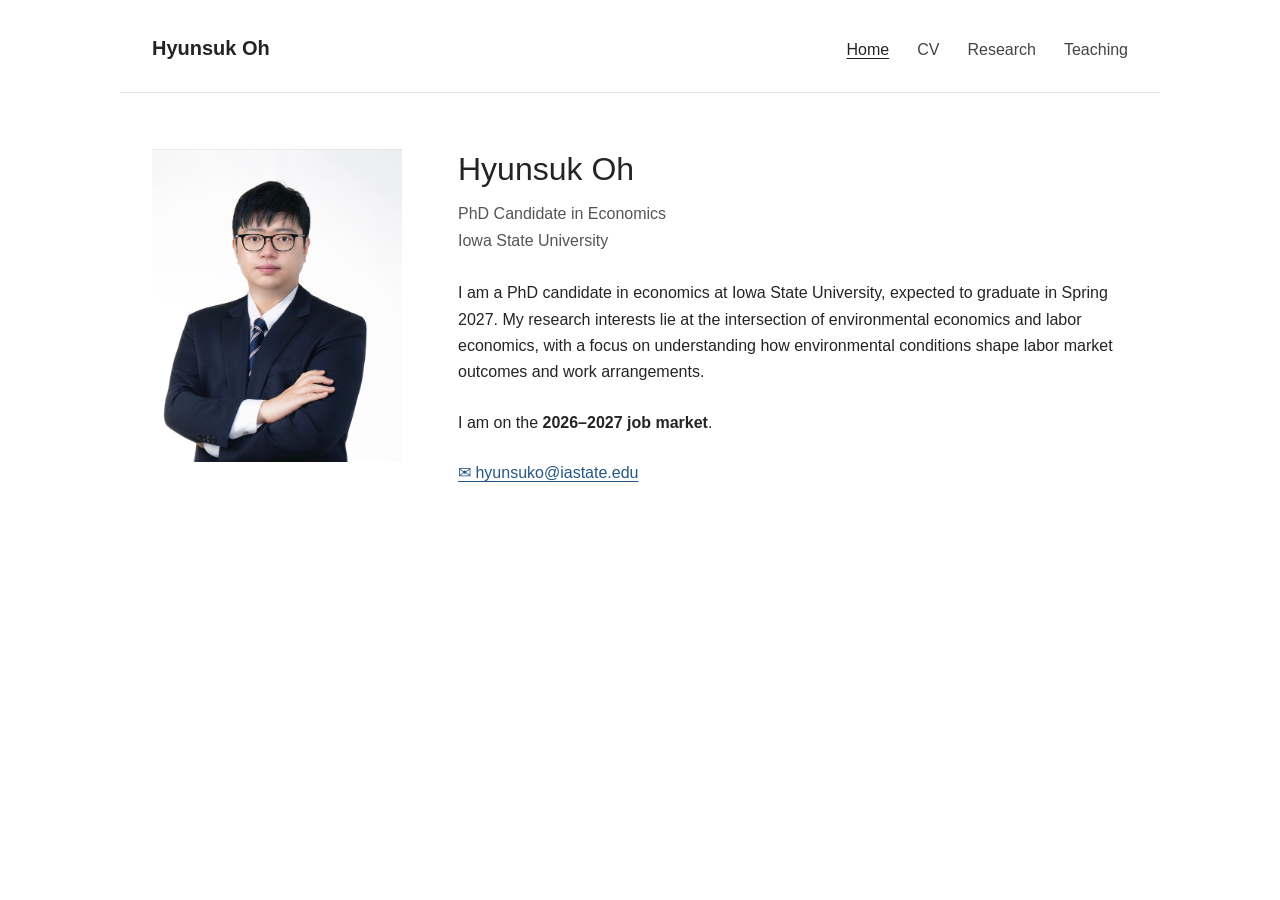
<file: index.html>
<!doctype html>
<html lang="en">
<head>
<meta charset="utf-8">
<meta name="viewport" content="width=device-width, initial-scale=1">
<meta name="google-site-verification" content="wM70E6PgSvPGiOSDQzDjJWPFnBmz83uqpcSD-XoLwdY">
<meta name="description" content="Hyunsuk Oh, PhD Candidate in Economics at Iowa State University. Environmental economics and labor economics. 2026–2027 job market.">
<title>Home | Hyunsuk Oh</title>
<link rel="stylesheet" href="styles.css">
</head>
<body>
<a class="skip-link" href="#main">Skip to content</a>
<header class="site-header"><a class="site-name" href="index.html">Hyunsuk Oh</a><nav aria-label="Main navigation"><a href="index.html" aria-current="page">Home</a><a href="cv.html">CV</a><a href="research.html">Research</a><a href="teaching.html">Teaching</a></nav></header>
<main id="main" class="home"><img class="portrait" src="assets/hyunsuk-oh-cropped.jpeg" width="1320" height="1650" alt="Hyunsuk Oh">
<div><h1>Hyunsuk Oh</h1><p class="subtitle">PhD Candidate in Economics<br>Iowa State University</p>
<p class="bio">I am a PhD candidate in economics at Iowa State University, expected to graduate in Spring 2027.
        My research interests lie at the intersection of <strong>environmental economics</strong> and <strong>labor economics</strong>,
        with a focus on understanding how environmental conditions shape labor market outcomes and work arrangements.</p>
<p class="market">I am on the <strong>2026–2027 job market</strong>.</p>
<div class="contact"><p><a href="mailto:hyunsuko@iastate.edu"><span aria-hidden="true">✉</span> hyunsuko@iastate.edu</a></p></div></div></main>
</body>
</html>
</file>
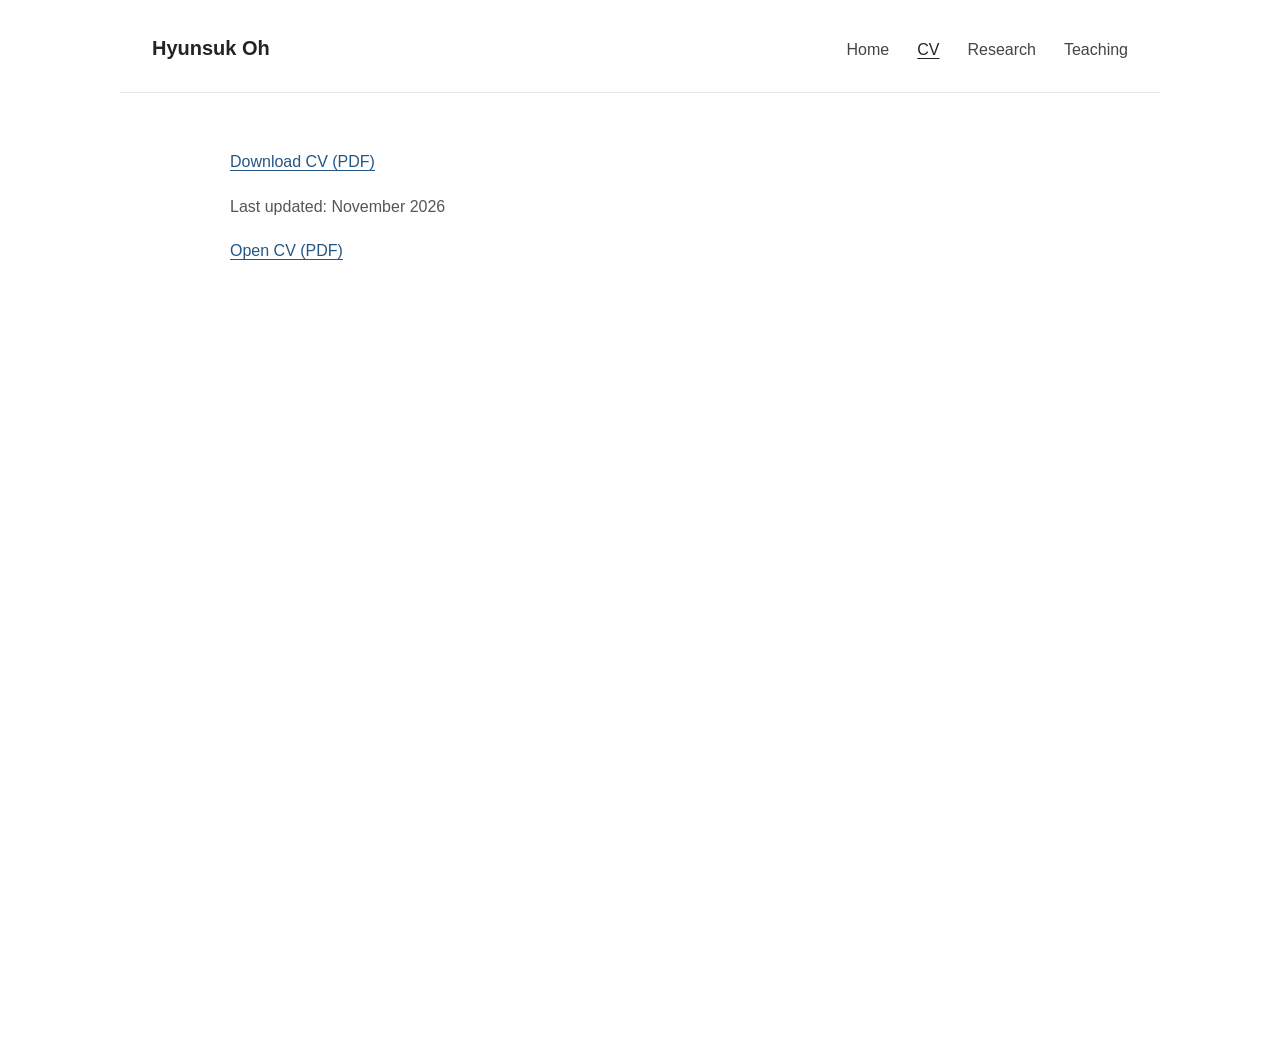
<file: cv.html>
<!doctype html>
<html lang="en">
<head>
<meta charset="utf-8">
<meta name="viewport" content="width=device-width, initial-scale=1">
<meta name="google-site-verification" content="wM70E6PgSvPGiOSDQzDjJWPFnBmz83uqpcSD-XoLwdY">
<meta name="description" content="Hyunsuk Oh, PhD Candidate in Economics at Iowa State University. Environmental economics and labor economics. 2026–2027 job market.">
<title>CV | Hyunsuk Oh</title>
<link rel="stylesheet" href="styles.css">
</head>
<body>
<a class="skip-link" href="#main">Skip to content</a>
<header class="site-header"><a class="site-name" href="index.html">Hyunsuk Oh</a><nav aria-label="Main navigation"><a href="index.html">Home</a><a href="cv.html" aria-current="page">CV</a><a href="research.html">Research</a><a href="teaching.html">Teaching</a></nav></header>
<main id="main" class=""><div class="document"><p><a href="cv.pdf" download>Download CV (PDF)</a></p><p class="updated">Last updated: November 2026</p><object class="cv-preview" data="cv.pdf" type="application/pdf" aria-label="Hyunsuk Oh — Curriculum Vitae"><p><a href="cv.pdf">Open CV (PDF)</a></p></object></div></main>
</body>
</html>
</file>
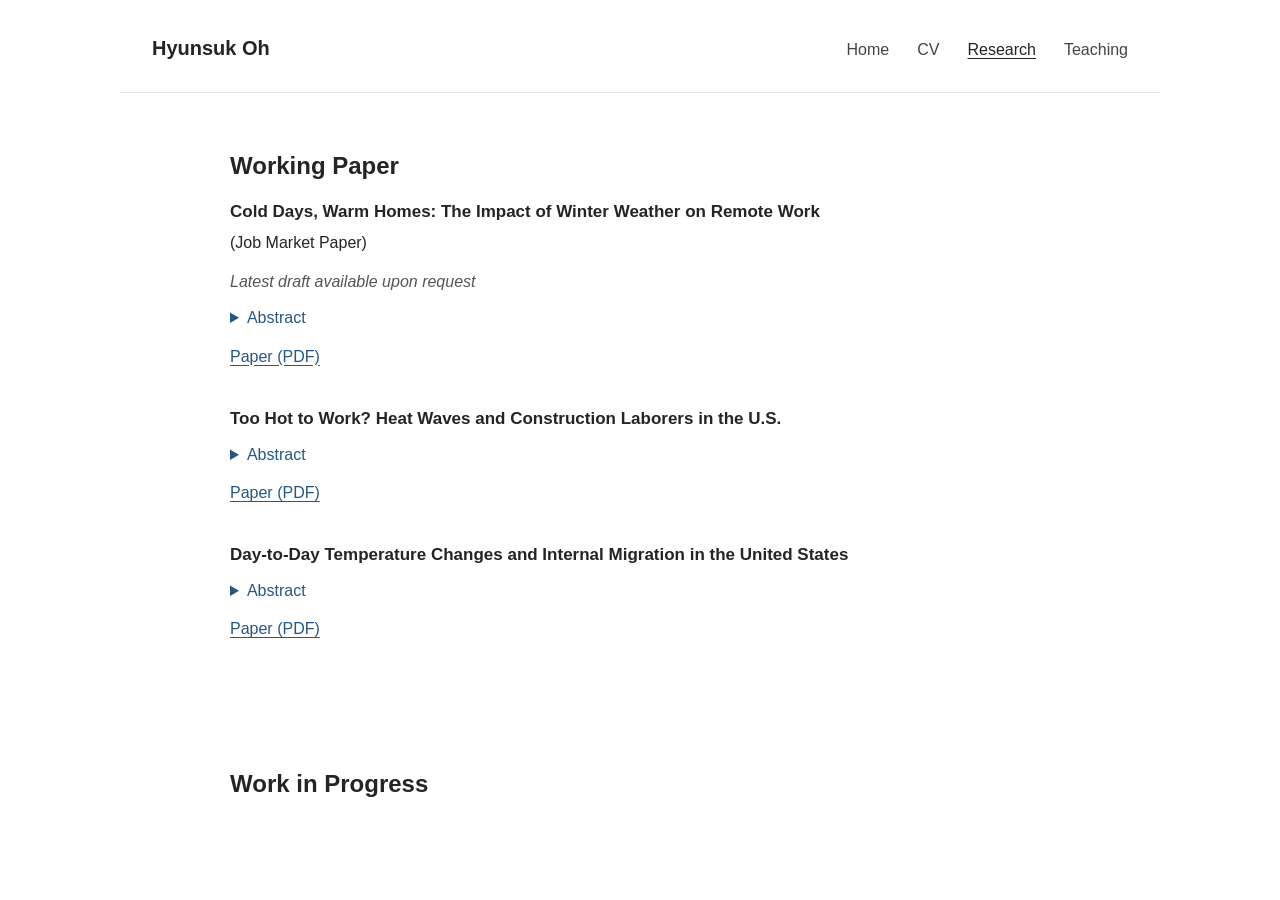
<file: research.html>
<!doctype html>
<html lang="en">
<head>
<meta charset="utf-8">
<meta name="viewport" content="width=device-width, initial-scale=1">
<meta name="google-site-verification" content="wM70E6PgSvPGiOSDQzDjJWPFnBmz83uqpcSD-XoLwdY">
<meta name="description" content="Hyunsuk Oh, PhD Candidate in Economics at Iowa State University. Environmental economics and labor economics. 2026–2027 job market.">
<title>Research | Hyunsuk Oh</title>
<link rel="stylesheet" href="styles.css">
</head>
<body>
<a class="skip-link" href="#main">Skip to content</a>
<header class="site-header"><a class="site-name" href="index.html">Hyunsuk Oh</a><nav aria-label="Main navigation"><a href="index.html">Home</a><a href="cv.html">CV</a><a href="research.html" aria-current="page">Research</a><a href="teaching.html">Teaching</a></nav></header>
<main id="main" class=""><div class="document research-document"><section aria-labelledby="working-paper"><h2 id="working-paper">Working Paper</h2><div class="paper">
      
      <h3 class="paper-title">Cold Days, Warm Homes: The Impact of Winter Weather on Remote Work</h3>
      <p class="jmp-note">(Job Market Paper)</p>
      <p class="paper-meta">Latest draft available upon request</p>
      <div class="paper-abstract">
        <details>
          <summary>Abstract</summary>
          <p class="abstract-text">
This paper examines how winter weather affects remote work across U.S. metropolitan areas. Combining individual-level telework data from the Current Population Survey with daily weather records from the National Oceanic and Atmospheric Administration, I estimate two-way fixed effects models and a dose-response extension of a staggered difference-in-differences design to identify the effects of winter weather on working hours and their allocation across work locations. Telework hours rise with snowfall, with the largest estimated increase in heavy-snow weeks. The effect is concentrated in telework-feasible occupations: while snowfall reduces on-site work, telework offsets roughly two-thirds of the lost on-site hours in the most telework-feasible occupations but essentially none in occupations with little scope for remote work, where lost on-site hours become lost working time. The dose-response estimates corroborate this occupational pattern over the first two months of the snow season. These findings suggest that remote work serves as a spatial margin of adaptation to weather shocks, but one whose benefits are unevenly distributed across the workforce.          </p>
        </details>
      </div>
      <div class="paper-links">
        <a href="jmp.pdf">Paper (PDF)</a>
        
      </div>
    </div>

    
    <div class="paper">
<h3 class="paper-title">Too Hot to Work? Heat Waves and Construction Laborers in the U.S.</h3>
<div class="paper-abstract"><details><summary>Abstract</summary><p class="abstract-text">This study investigates the impact of heat waves on the working hours of construction laborers in U.S. metropolitan statistical areas (MSAs). Utilizing daily temperature data and working hours data, the research explores how extreme heat affects labor output in short-term heat shocks, contrasting with prior studies that often focus on long-term climate adaptation. Using a two-way fixed effects model, this paper investigates the impact of increasing heat waves on construction laborers, accounting for both individual and temporal heterogeneity. The results suggest that in samples restricted to weeks with low precipitation, an additional day per week with temperatures exceeding 90°F reduces working hours by about 0.22 hours, and the occurrence of heat waves at least once a week decreases working hours by about 0.75 hours. Despite the statistical significance of some results, implications must be drawn carefully as the magnitudes are not large.</p></details></div>
<div class="paper-links"><a href="heat-waves.pdf">Paper (PDF)</a></div>
</div>
<div class="paper">
<h3 class="paper-title">Day-to-Day Temperature Changes and Internal Migration in the United States</h3>
<div class="paper-abstract"><details><summary>Abstract</summary><p class="abstract-text">Research on climate as a local amenity has focused on the level and dispersion of temperatures, but the order in which daily temperatures arrive may also affect where people choose to live. This paper asks whether consecutive-day anomaly changes in temperature anomalies, holding their dispersion fixed, are associated with county-level internal migration in the United States. I measure the mean absolute change between consecutive daily anomalies, so that the remaining variation concentrates on how quickly anomalies reverse. Linking NOAA GHCN-Daily station records to IRS migration flows for 859 counties over eight filing-year pairs from 2011 to 2019, I relate migration to the three-year average of absolute day-to-day anomaly changes, controlling for within-month dispersion, the distribution of daily temperatures, precipitation, and seasonal amplitude, and including county and state-by-year fixed effects. A 1°C increase in consecutive-day anomaly changes is associated with a 0.39 percentage point rise in the out-migration rate, though the 95% confidence interval includes zero. The results show that the temporal ordering of temperatures can be distinguished empirically from dispersion, while evidence of a stable migration response remains limited.</p></details></div>
<div class="paper-links"><a href="temperature-migration.pdf">Paper (PDF)</a></div>
</div></section><section aria-labelledby="work-in-progress"><h2 id="work-in-progress">Work in Progress</h2></section></div></main>
</body>
</html>
</file>
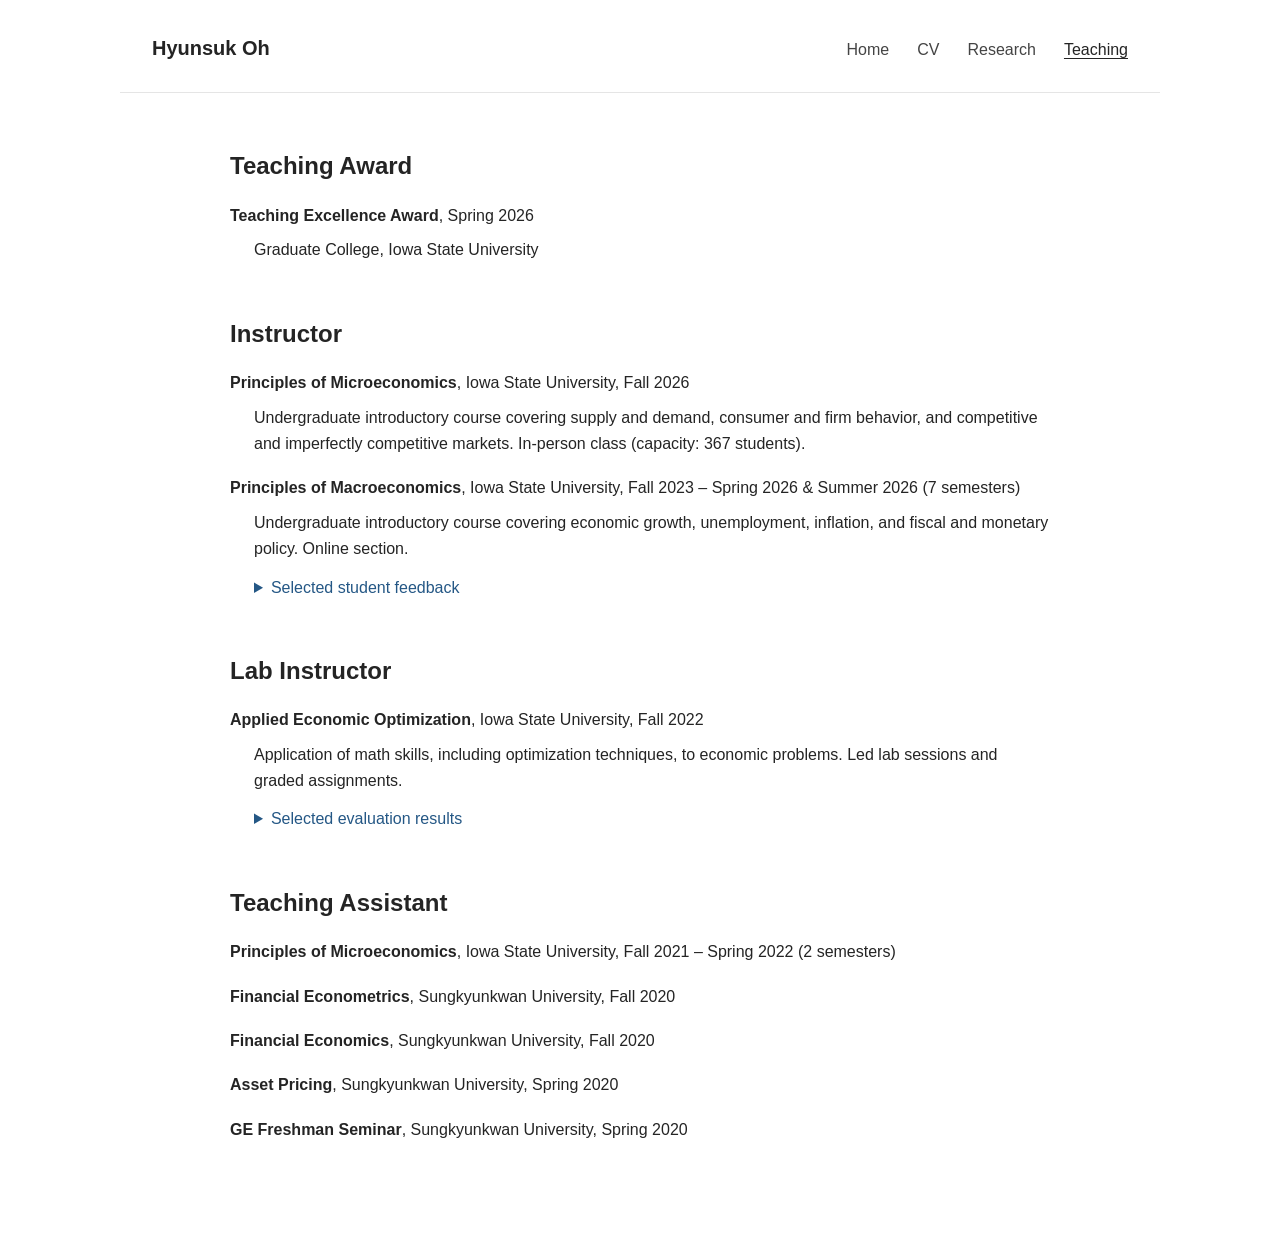
<file: teaching.html>
<!doctype html>
<html lang="en">
<head>
<meta charset="utf-8">
<meta name="viewport" content="width=device-width, initial-scale=1">
<meta name="google-site-verification" content="wM70E6PgSvPGiOSDQzDjJWPFnBmz83uqpcSD-XoLwdY">
<meta name="description" content="Hyunsuk Oh, PhD Candidate in Economics at Iowa State University. Environmental economics and labor economics. 2026–2027 job market.">
<title>Teaching | Hyunsuk Oh</title>
<link rel="stylesheet" href="styles.css">
</head>
<body>
<a class="skip-link" href="#main">Skip to content</a>
<header class="site-header"><a class="site-name" href="index.html">Hyunsuk Oh</a><nav aria-label="Main navigation"><a href="index.html">Home</a><a href="cv.html">CV</a><a href="research.html">Research</a><a href="teaching.html" aria-current="page">Teaching</a></nav></header>
<main id="main" class=""><div class="document teaching-document">
<section aria-labelledby="teaching-award">
<h2 id="teaching-award">Teaching Award</h2>
<div class="teaching-entry">
<p><strong>Teaching Excellence Award</strong>, Spring 2026</p>
<p class="teaching-detail">Graduate College, Iowa State University</p>
</div>
</section>
<section aria-labelledby="instructor">
<h2 id="instructor">Instructor</h2>
<div class="teaching-entry">
<p><strong>Principles of Microeconomics</strong>, Iowa State University, Fall 2026</p>
<p class="teaching-detail">Undergraduate introductory course covering supply and demand, consumer and firm behavior, and competitive and imperfectly competitive markets. In-person class (capacity: 367 students).</p>
</div>
<div class="teaching-entry">
<p><strong>Principles of Macroeconomics</strong>, Iowa State University, Fall 2023 – Spring 2026 &amp; Summer 2026 (7 semesters)</p>
<p class="teaching-detail">Undergraduate introductory course covering economic growth, unemployment, inflation, and fiscal and monetary policy. Online section.</p>
<details class="teaching-feedback">
<summary>Selected student feedback</summary>
<div class="feedback-content">
<figure><blockquote><p>“Made learning material easy and straightforward. Never felt lost during homework or assessments.”</p></blockquote><figcaption>Principles of Macroeconomics · Fall 2024</figcaption></figure>
<figure><blockquote><p>“The class was structured and predictable. Content appeared as it was prescribed which allowed for planning.”</p></blockquote><figcaption>Principles of Macroeconomics · Spring 2025</figcaption></figure>
</div>
</details>
</div>
</section>
<section aria-labelledby="lab-instructor">
<h2 id="lab-instructor">Lab Instructor</h2>
<div class="teaching-entry">
<p><strong>Applied Economic Optimization</strong>, Iowa State University, Fall 2022</p>
<p class="teaching-detail">Application of math skills, including optimization techniques, to economic problems. Led lab sessions and graded assignments.</p>
<details class="teaching-feedback">
<summary>Selected evaluation results</summary>
<div class="feedback-content">
<p class="evaluation-context">Applied Economic Optimization · Fall 2022<br>Selected items from student evaluations; means on a 5-point scale.</p>
<dl class="evaluation-results">
<div><dt>Overall TA rating</dt><dd>4.23 / 5</dd></div>
<div><dt>Organization of material</dt><dd>4.60 / 5</dd></div>
<div><dt>Clear and audible communication</dt><dd>4.60 / 5</dd></div>
</dl>
</div>
</details>
</div>
</section>
<section aria-labelledby="teaching-assistant">
<h2 id="teaching-assistant">Teaching Assistant</h2>
<div class="teaching-entry"><p><strong>Principles of Microeconomics</strong>, Iowa State University, Fall 2021 – Spring 2022 (2 semesters)</p></div>
<div class="teaching-entry"><p><strong>Financial Econometrics</strong>, Sungkyunkwan University, Fall 2020</p></div>
<div class="teaching-entry"><p><strong>Financial Economics</strong>, Sungkyunkwan University, Fall 2020</p></div>
<div class="teaching-entry"><p><strong>Asset Pricing</strong>, Sungkyunkwan University, Spring 2020</p></div>
<div class="teaching-entry"><p><strong>GE Freshman Seminar</strong>, Sungkyunkwan University, Spring 2020</p></div>
</section>
</div>
</main>
</body>
</html>
</file>
<file: styles.css>
:root { color-scheme: light; --ink: #242424; --link: #245785; }
* { box-sizing: border-box; }
body { margin: 0; background: #fff; color: var(--ink); font-family: Arial, Helvetica, sans-serif; font-size: 1rem; line-height: 1.65; }
a { color: var(--link); text-underline-offset: .2em; }
a:hover { text-decoration-thickness: 2px; }
a:focus-visible, summary:focus-visible { outline: 2px solid var(--link); outline-offset: 5px; }
.site-header { max-width: 1040px; margin: 0 auto; padding: 32px 32px 25px; display: flex; justify-content: space-between; align-items: baseline; gap: 24px; border-bottom: 1px solid #e5e5e5; }
.site-name { color: var(--ink); font-size: 1.25rem; font-weight: 600; text-decoration: none; }
nav { display: flex; flex-wrap: wrap; gap: 28px; }
nav a { color: #444; text-decoration: none; padding: 4px 0; }
nav a[aria-current="page"] { color: var(--ink); text-decoration: underline; }
nav a:hover { color: var(--link); text-decoration: underline; }
main { max-width: 1040px; margin: 0 auto; padding: 56px 32px 80px; }
.home { display: grid; grid-template-columns: 250px minmax(0, 1fr); gap: 56px; align-items: start; }
.portrait { display: block; width: 100%; height: auto; }
h1 { margin: 0 0 12px; font-size: 2rem; line-height: 1.25; font-weight: 500; }
h2 { margin: 36px 0 16px; font-size: 1.25rem; font-weight: 600; line-height: 1.4; }
h3 { margin: 0 0 10px; font-size: 1.0625rem; font-weight: 600; line-height: 1.5; }
p { margin: 0 0 18px; }
.subtitle { color: #555; margin-bottom: 26px; }
.bio strong { font-weight: 400; }
.market { margin-top: 24px; }
.contact { margin-top: 24px; }
.contact p { margin: 0; }
.location, .paper-meta, .teaching-role, .updated { color: #555; }
.document { max-width: 820px; margin: 0 auto; }
.document > h1 { margin-bottom: 36px; }
.paper, .teaching-item { margin-bottom: 36px; }
.paper-meta { margin-bottom: 10px; font-style: italic; }
summary { cursor: pointer; color: var(--link); width: fit-content; text-underline-offset: .2em; }
summary:hover { text-decoration: underline; }
.abstract-text { margin: 14px 0 18px; }
.paper-links { display: flex; gap: 22px; margin-top: 12px; }
.teaching-role { margin-bottom: 8px; }
footer { max-width: 1040px; margin: 0 auto; padding: 0 32px 28px; font-size: .875rem; color: #666; }
.skip-link { position: absolute; top: -100px; left: 20px; padding: 8px 12px; background: white; }
.skip-link:focus { top: 10px; }
@media (max-width: 700px) {
 .site-header { padding: 24px 24px 20px; flex-direction: column; gap: 12px; }
 nav { gap: 24px; }
 main { padding: 36px 24px 56px; }
 .home { grid-template-columns: 1fr; gap: 30px; }
 .portrait { width: 210px; max-width: 100%; }
 h1 { font-size: 1.8rem; }
 footer { padding-left: 24px; }
}
@media print { .site-header, footer, .skip-link { display: none; } main { padding: 0; } }

.research-document > section > h2 { font-size: 1.5rem; }
.research-document > section + section { padding-top: 3.3rem; }
.research-document > section:first-child > h2 { margin-top: 0; }
.jmp-note { margin: -4px 0 12px; }

.teaching-document > section > h2 { font-size: 1.5rem; margin: 0 0 20px; }
.teaching-document > section + section { margin-top: 3.3rem; }
.teaching-entry { margin-bottom: 18px; }
.teaching-entry > p { margin-bottom: 8px; }
.teaching-entry .teaching-detail { margin-left: 1.5rem; }

.teaching-feedback { margin: 12px 0 24px 1.5rem; }
.feedback-content { margin-top: 18px; }
.feedback-content figure { margin: 0 0 22px; }
.feedback-content blockquote { margin: 0; }
.feedback-content blockquote p { margin: 0 0 6px; }
.feedback-content figcaption, .evaluation-context { color: #555; font-size: .875rem; }
.evaluation-results { margin: 0; }
.evaluation-results > div { display: flex; flex-wrap: wrap; gap: 4px 24px; margin-bottom: 10px; }
.evaluation-results dt { flex: 1 1 260px; }
.evaluation-results dd { margin: 0; }

.cv-preview { display: block; width: 100%; height: 80vh; min-height: 420px; border: 0; }
</file>
